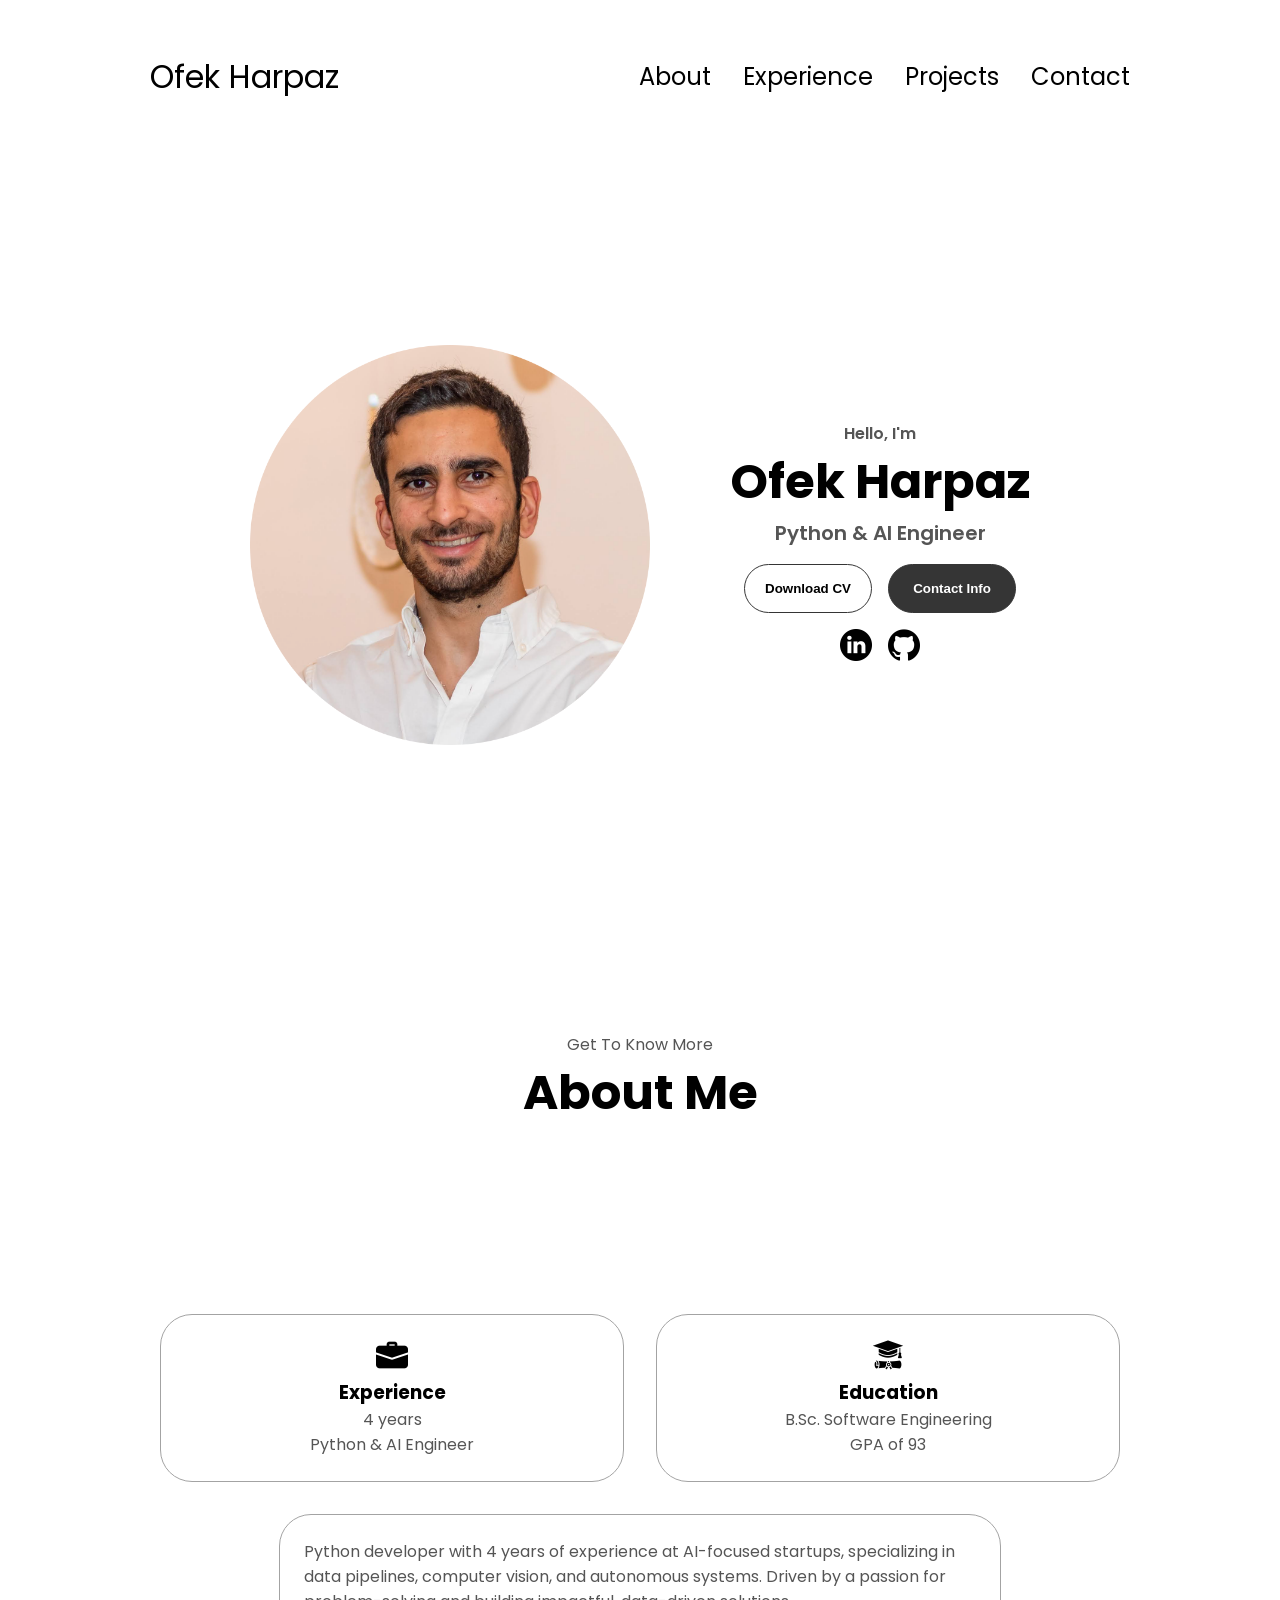
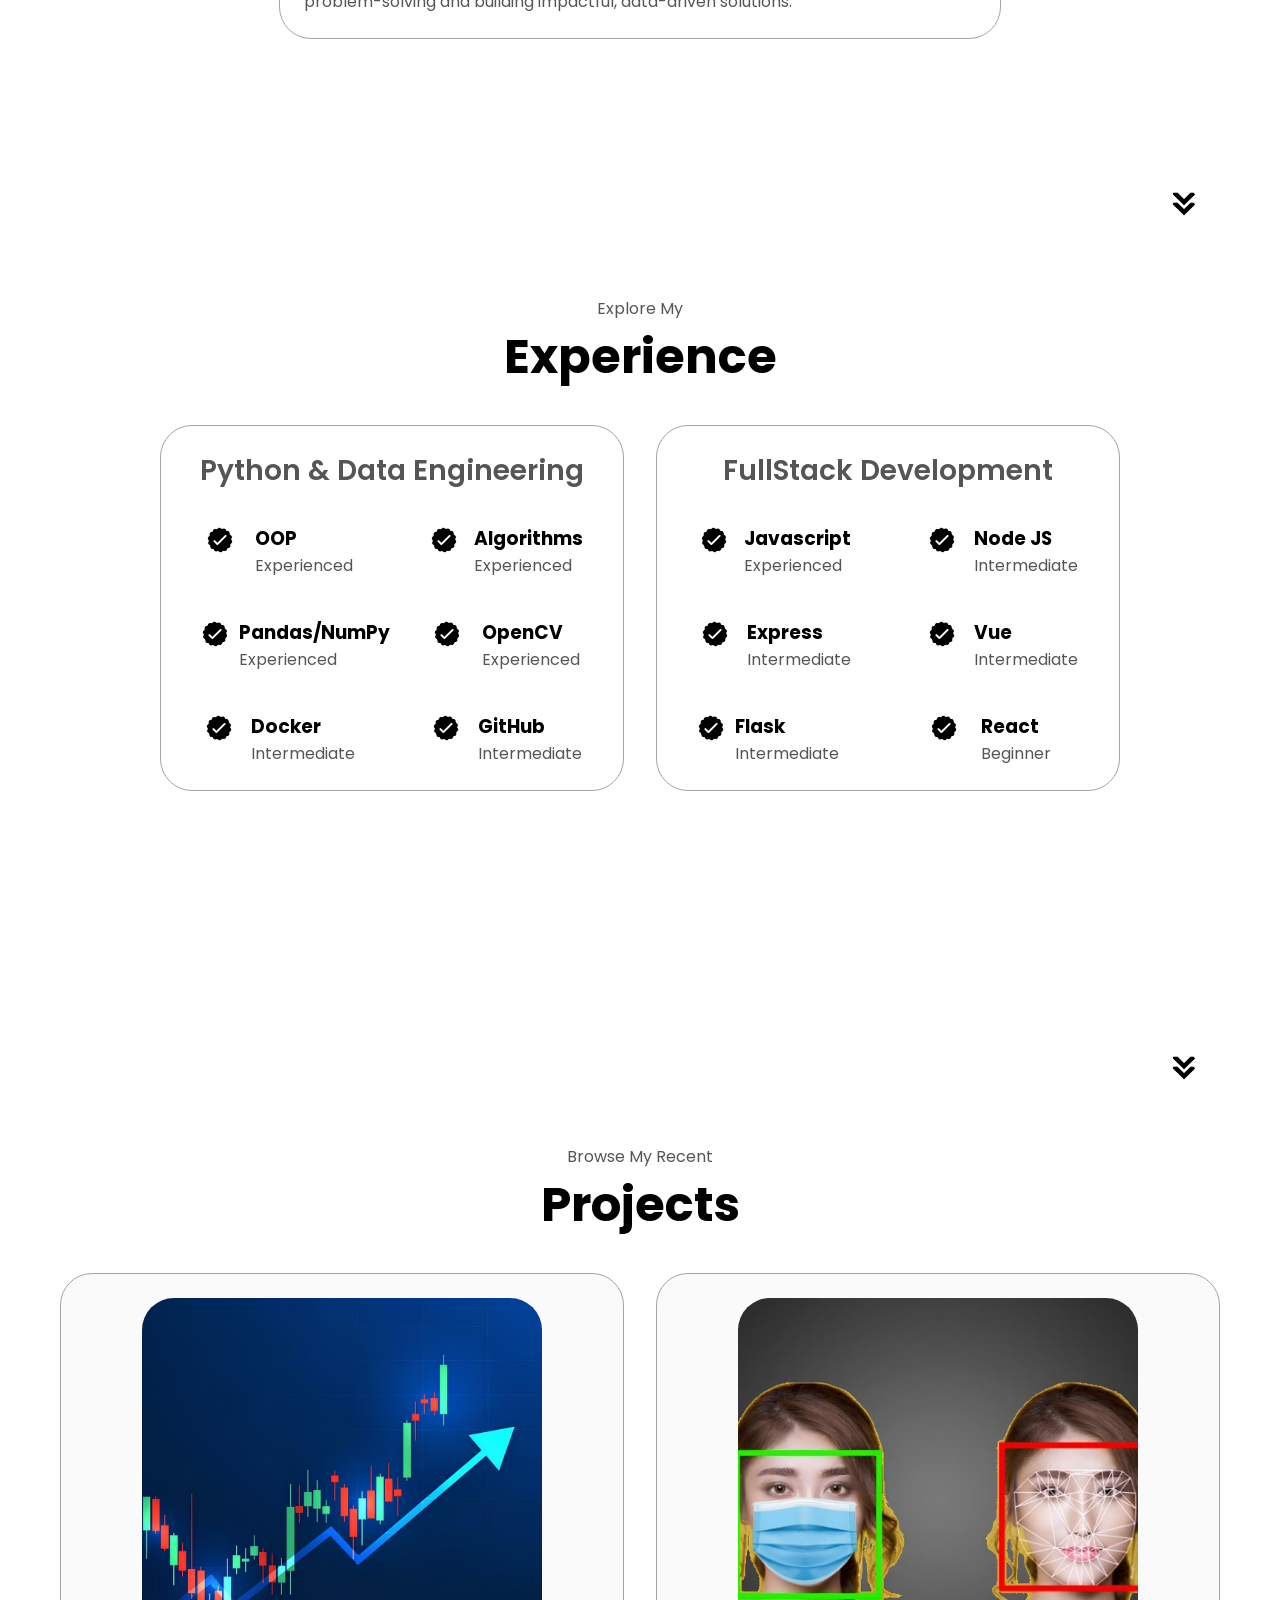
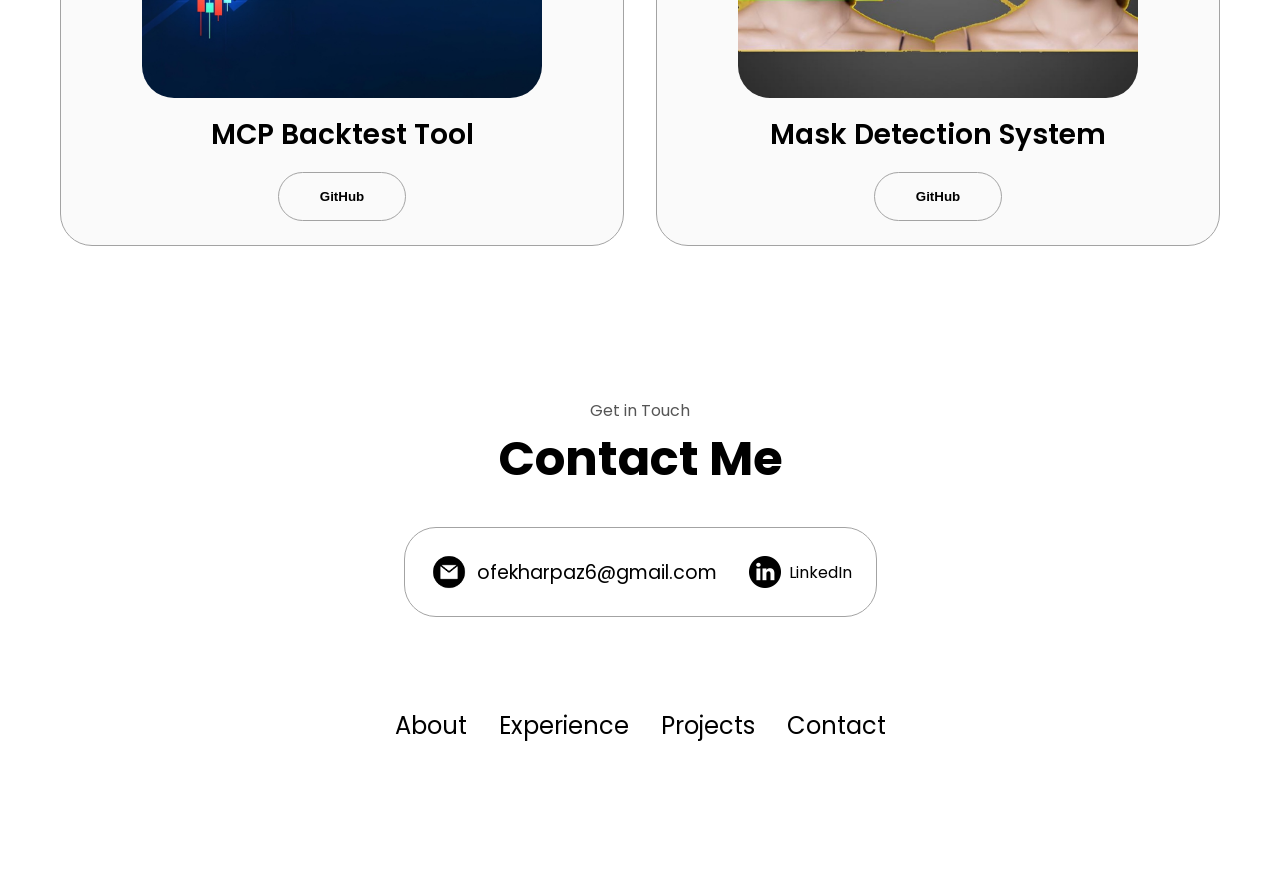
<file: index.html>
<!DOCTYPE html>
<html lang="en">
  <head>
    <meta charset="UTF-8" />
    <meta http-equiv="X-UA-Compatible" content="IE=edge" />
    <meta name="viewport" content="width=device-width, initial-scale=1.0" />
    <title>Ofek Harpaz</title>
    <link rel="stylesheet" href="style.css" />
    <link rel="stylesheet" href="mediaqueries.css" />
  </head>
  <body>
    <div class="wrap">
      <!-- SVG template elements -->
      <div id="svg-container">
        <img class="svg" src="/assets/python.png" alt="Python Logo">
        <img class="svg" src="/assets/node.png" alt="NodeJS Logo">
        <img class="svg" src="/assets/vue.png" alt="Vue Logo">
        <img class="svg" src="/assets/html5.png" alt="HTML Logo">
        <img class="svg" src="/assets/css3.png" alt="CSS Logo">
        <img class="svg" src="/assets/react.png" alt="CSS Logo">
      </div>
    </div>

    <nav id="desktop-nav">
      <div class="logo">Ofek Harpaz</div>
      <div>
        <ul class="nav-links">
          <li><a href="#about">About</a></li>
          <li><a href="#experience">Experience</a></li>
          <li><a href="#projects">Projects</a></li>
          <li><a href="#contact">Contact</a></li>
        </ul>
      </div>
    </nav>
    <nav id="hamburger-nav">
      <div class="logo">Ofek Harpaz</div>
      <div class="hamburger-menu">
        <div class="hamburger-icon" onclick="toggleMenu()">
          <span></span>
          <span></span>
          <span></span>
        </div>
        <div class="menu-links">
          <li><a href="#about" onclick="toggleMenu()">About</a></li>
          <li><a href="#experience" onclick="toggleMenu()">Experience</a></li>
          <li><a href="#projects" onclick="toggleMenu()">Projects</a></li>
          <li><a href="#contact" onclick="toggleMenu()">Contact</a></li>
        </div>
      </div>
    </nav>


    <section id="profile">
      <div class="section__pic-container">
        <img src="./assets/profile-pic.png" alt="Ofek Harpaz profile picture" />
      </div>
      <div class="section__text">
        <p class="section__text__p1">Hello, I'm</p>
        <h1 class="title">Ofek Harpaz</h1>
        <p class="section__text__p2">Python & AI Engineer</p>
        <div class="btn-container">
          <button
            class="btn btn-color-2"
            onclick="window.open('./assets/CV - Ofek Harpaz.pdf')"
          >
            Download CV
          </button>
          <button class="btn btn-color-1" onclick="location.href='./#contact'">
            Contact Info
          </button>
        </div>
        <div id="socials-container">
          <a href="https://www.linkedin.com/in/ofek-harpaz-185881184/" target="_blank">
            <img
              src="./assets/linkedin.png"
              alt="My LinkedIn profile"
              class="icon"
            />
          </a>
          <a href="https://github.com/ofekharpaz" target="_blank">
            <img
              src="./assets/github.png"
              alt="My GitHub profile"
              class="icon"
            />
          </a>
        </div>
      </div>
    </section>
    <section id="about">
      <p class="section__text__p1">Get To Know More</p>
      <h1 class="title">About Me</h1>
      <div class="section-container">
        <div class="about-details-container">
          <div class="about-containers">
            <div class="details-container">
              <img
                src="./assets/experience.png"
                alt="Experience icon"
                class="icon"
              />
              <h3>Experience</h3>
              <p>4 years <br />Python & AI Engineer</p>
            </div>
            <div class="details-container">
              <img
                src="./assets/education.png"
                alt="Education icon"
                class="icon"
              />
              <h3>Education</h3>
              <p>B.Sc. Software Engineering<br />GPA of 93</p>
            </div>
          </div>
          <div class="text-container-about">
            <p>
              Python developer with 4 years of experience at AI-focused startups, specializing in data pipelines, computer vision, and autonomous systems. Driven by a passion for problem-solving and building impactful, data-driven solutions.
            </p>
          </div>
        </div>
      </div>
      <img
        src="./assets/arrow.png"
        alt="Arrow icon"
        class="icon arrow"
        onclick="location.href='./#experience'"
      />
    </section>
    <section id="experience">
      <p class="section__text__p1">Explore My</p>
      <h1 class="title">Experience</h1>
      <div class="experience-details-container">
        <div class="about-containers">
          <div class="details-container">
            <h2 class="experience-sub-title">Python & Data Engineering</h2>
            <div class="article-container">
              <article>
                <img
                  src="./assets/checkmark.png"
                  alt="Experience icon"
                  class="icon"
                />
                <div>
                  <h3>OOP</h3>
                  <p>Experienced</p>
                </div>
              </article>
              <article>
                <img
                  src="./assets/checkmark.png"
                  alt="Experience icon"
                  class="icon"
                />
                <div>
                  <h3>Algorithms</h3>
                  <p>Experienced</p>
                </div>
              </article>
              <article>
                <img
                  src="./assets/checkmark.png"
                  alt="Experience icon"
                  class="icon"
                />
                <div>
                  <h3>Pandas/NumPy</h3>
                  <p>Experienced</p>
                </div>
              </article>
              <article>
                <img
                  src="./assets/checkmark.png"
                  alt="Experience icon"
                  class="icon"
                />
                <div>
                  <h3>OpenCV</h3>
                  <p>Experienced</p>
                </div>
              </article>
              <article>
                <img
                  src="./assets/checkmark.png"
                  alt="Experience icon"
                  class="icon"
                />
                <div>
                  <h3>Docker</h3>
                  <p>Intermediate</p>
                </div>
              </article>
              <article>
                <img
                  src="./assets/checkmark.png"
                  alt="Experience icon"
                  class="icon"
                />
                <div>
                  <h3>GitHub</h3>
                  <p>Intermediate</p>
                </div>
              </article>
            </div>
          </div>
          <div class="details-container">
            <h2 class="experience-sub-title">FullStack Development</h2>
            <div class="article-container">
              <article>
                <img
                  src="./assets/checkmark.png"
                  alt="Experience icon"
                  class="icon"
                />
                <div>
                  <h3>Javascript</h3>
                  <p>Experienced</p>
                </div>
              </article>
              <article>
                <img
                  src="./assets/checkmark.png"
                  alt="Experience icon"
                  class="icon"
                />
                <div>
                  <h3>Node JS</h3>
                  <p>Intermediate</p>
                </div>
              </article>
              <article>
                <img
                  src="./assets/checkmark.png"
                  alt="Experience icon"
                  class="icon"
                />
                <div>
                  <h3>Express</h3>
                  <p>Intermediate</p>
                </div>
              </article>
              <article>
                <img
                  src="./assets/checkmark.png"
                  alt="Experience icon"
                  class="icon"
                />
                <div>
                  <h3>Vue</h3>
                  <p>Intermediate</p>
                </div>
              </article>
              <article>
                <img
                  src="./assets/checkmark.png"
                  alt="Experience icon"
                  class="icon"
                />
                <div>
                  <h3>Flask</h3>
                  <p>Intermediate&nbsp&nbsp&nbsp&nbsp&nbsp&nbsp</p>
                </div>
              </article>
              <article>
                <img
                  src="./assets/checkmark.png"
                  alt="Experience icon"
                  class="icon"
                />
                <div>
                  <h3>React</h3>
                  <p>Beginner&nbsp&nbsp&nbsp&nbsp&nbsp&nbsp</p>
                </div>
              </article>
            </div>
          </div>
        </div>
      </div>
      <img
        src="./assets/arrow.png"
        alt="Arrow icon"
        class="icon arrow"
        onclick="location.href='./#projects'"
      />
    </section>
    <section id="projects">
      <p class="section__text__p1">Browse My Recent</p>
      <h1 class="title">Projects</h1>
      <div class="experience-details-container">
        <div class="about-containers">
          <div class="details-container color-container">
            <div class="article-container">
              <img
                src="./assets/project-1.jpg"
                alt="Project 1"
                class="project-img"
              />
            </div>
            <h2 class="experience-sub-title project-title">MCP Backtest Tool</h2>
            <div class="btn-container">
              <button
                class="btn btn-color-2 project-btn" onclick="window.open('https://github.com/ofekharpaz/MCP-backtesting-tool', '_blank')"
              >
                GitHub
              </button>
            </div>
          </div>
          <div class="details-container color-container">
            <div class="article-container">
              <img
                src="./assets/project-2.jpg"
                alt="Project 2"
                class="project-img"
              />
            </div>
            <h2 class="experience-sub-title project-title">Mask Detection System</h2>
            <div class="btn-container">
              <button
                class="btn btn-color-2 project-btn" onclick="window.open('https://github.com/ofekharpaz/MaskDetection/tree/main', '_blank')"
              >
                GitHub
              </button>
            </div>
          </div>
        </div>
      </div>
      <img
        src="./assets/arrow.png"
        alt="Arrow icon"
        class="icon arrow"
        onclick="location.href='./#contact'"
      />
    </section>
    <section id="contact">
      <p class="section__text__p1">Get in Touch</p>
      <h1 class="title">Contact Me</h1>
      <div class="contact-info-upper-container">
        <div class="contact-info-container">
          <img
            src="./assets/email.png"
            alt="Email icon"
            class="icon contact-icon email-icon"
          />
          <p><a href="mailto:examplemail@gmail.com">ofekharpaz6@gmail.com</a></p>
        </div>
        <div class="contact-info-container">
          <img
            src="./assets/linkedin.png"
            alt="LinkedIn icon"
            class="icon contact-icon"
          />
          <a href="https://www.linkedin.com/in/ofek-harpaz-185881184/" target="_blank">LinkedIn</a>
        </div>
      </div>
    </section>
    <footer>
      <nav>
        <div class="nav-links-container">
          <ul class="nav-links">
            <li><a href="#about">About</a></li>
            <li><a href="#experience">Experience</a></li>
            <li><a href="#projects">Projects</a></li>
            <li><a href="#contact">Contact</a></li>
          </ul>
        </div>
      </nav>
    </footer>
    <script src="script.js"></script>
  </body>
</html>
</file>
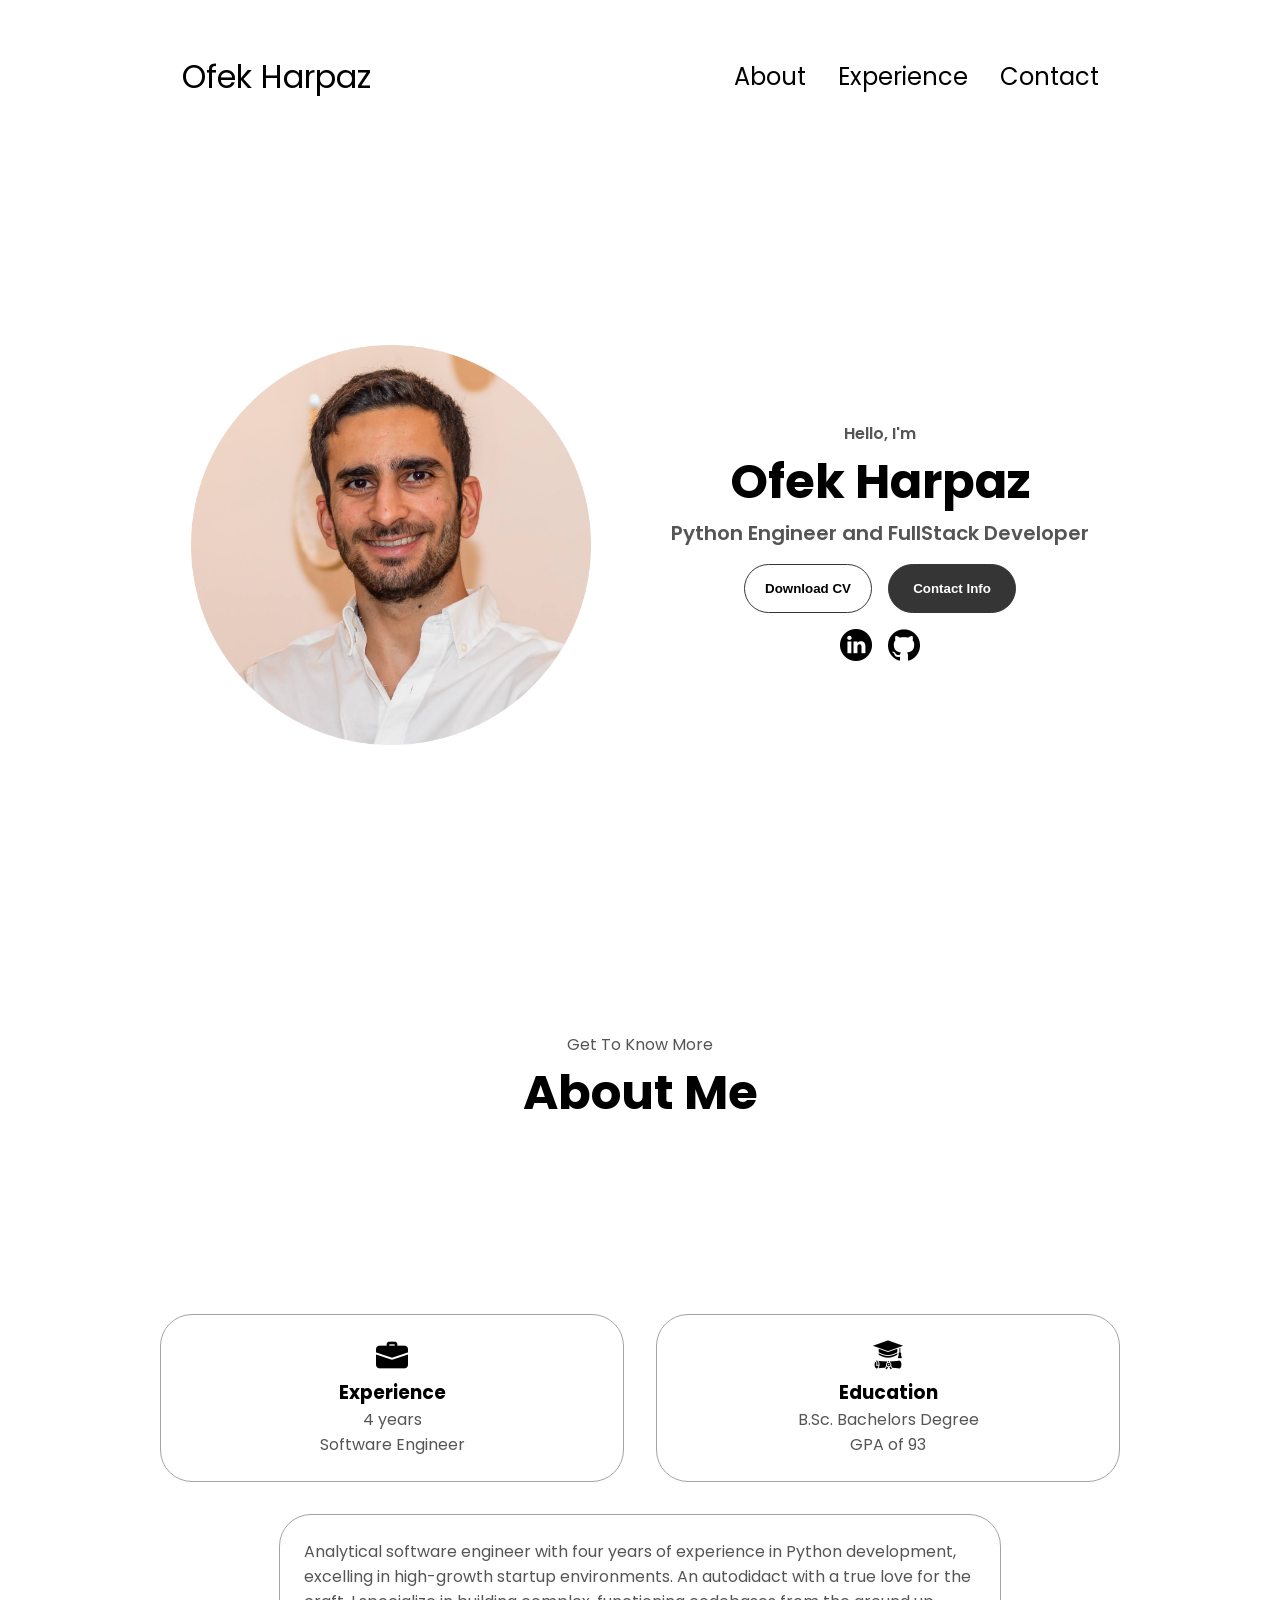
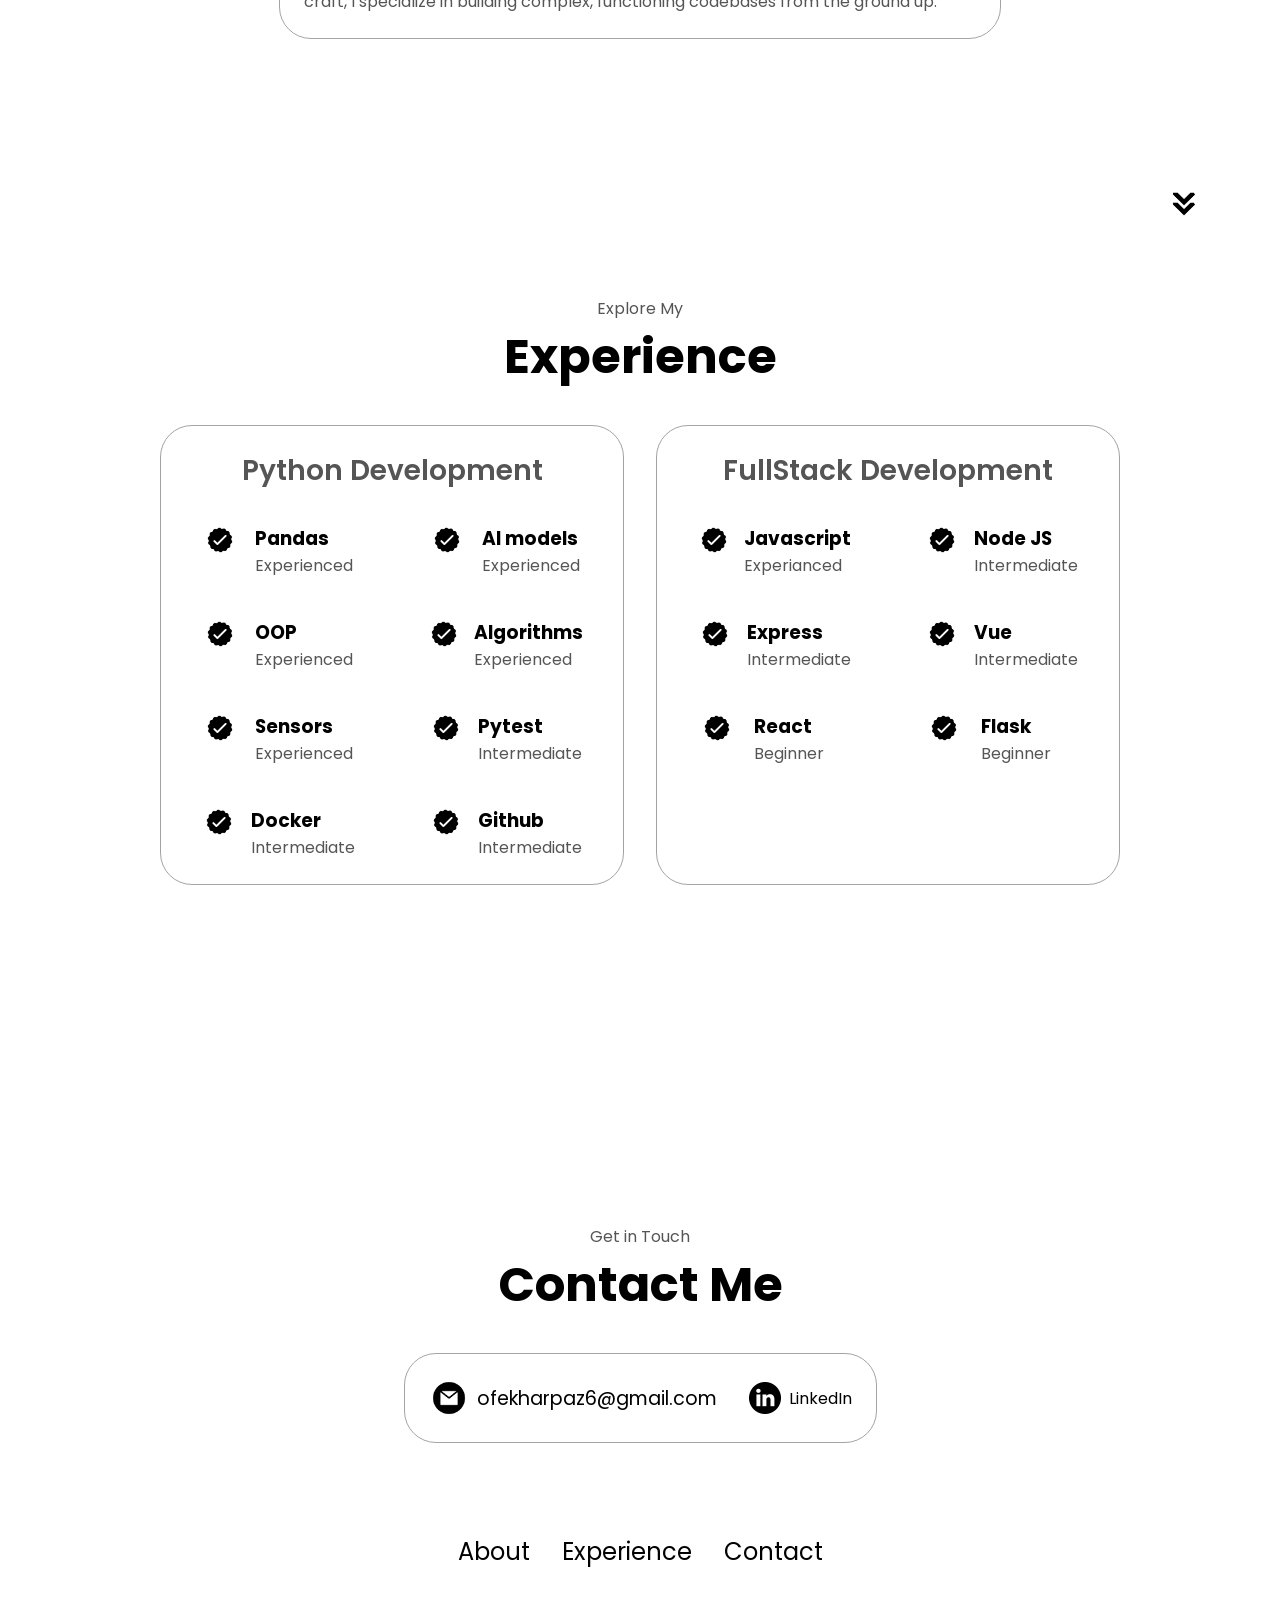
<file: index_without_projects.html>
<!DOCTYPE html>
<html lang="en">
  <head>
    <meta charset="UTF-8" />
    <meta http-equiv="X-UA-Compatible" content="IE=edge" />
    <meta name="viewport" content="width=device-width, initial-scale=1.0" />
    <title>Ofek Harpaz</title>
    <link rel="stylesheet" href="style.css" />
    <link rel="stylesheet" href="mediaqueries.css" />
  </head>
  <body>
    <div class="wrap">
      <!-- SVG template elements -->
      <div id="svg-container">
        <img class="svg" src="/assets/python.png" alt="Python Logo">
        <img class="svg" src="/assets/node.png" alt="NodeJS Logo">
        <img class="svg" src="/assets/vue.png" alt="Vue Logo">
        <img class="svg" src="/assets/html5.png" alt="HTML Logo">
        <img class="svg" src="/assets/css3.png" alt="CSS Logo">
        <img class="svg" src="/assets/react.png" alt="CSS Logo">
      </div>
    </div>

    <nav id="desktop-nav">
      <div class="logo">Ofek Harpaz</div>
      <div>
        <ul class="nav-links">
          <li><a href="#about">About</a></li>
          <li><a href="#experience">Experience</a></li>
          <li><a href="#contact">Contact</a></li>
        </ul>
      </div>
    </nav>
    <nav id="hamburger-nav">
      <div class="logo">Ofek Harpaz</div>
      <div class="hamburger-menu">
        <div class="hamburger-icon" onclick="toggleMenu()">
          <span></span>
          <span></span>
          <span></span>
        </div>
        <div class="menu-links">
          <li><a href="#about" onclick="toggleMenu()">About</a></li>
          <li><a href="#experience" onclick="toggleMenu()">Experience</a></li>
          <li><a href="#contact" onclick="toggleMenu()">Contact</a></li>
        </div>
      </div>
    </nav>


    <section id="profile">
      <div class="section__pic-container">
        <img src="./assets/profile-pic.png" alt="Ofek Harpaz profile picture" />
      </div>
      <div class="section__text">
        <p class="section__text__p1">Hello, I'm</p>
        <h1 class="title">Ofek Harpaz</h1>
        <p class="section__text__p2">Python Engineer and FullStack Developer</p>
        <div class="btn-container">
          <button
            class="btn btn-color-2"
            onclick="window.open('./assets/CV - Ofek Harpaz.pdf')"
          >
            Download CV
          </button>
          <button class="btn btn-color-1" onclick="location.href='./#contact'">
            Contact Info
          </button>
        </div>
        <div id="socials-container">
          <a href="https://www.linkedin.com/in/ofek-harpaz-185881184/" target="_blank">
            <img
              src="./assets/linkedin.png"
              alt="My LinkedIn profile"
              class="icon"
            />
          </a>
          <a href="https://github.com/ofekharpaz" target="_blank">
            <img
              src="./assets/github.png"
              alt="My Github profile"
              class="icon"
            />
          </a>
        </div>
      </div>
    </section>
    <section id="about">
      <p class="section__text__p1">Get To Know More</p>
      <h1 class="title">About Me</h1>
      <div class="section-container">
        <div class="about-details-container">
          <div class="about-containers">
            <div class="details-container">
              <img
                src="./assets/experience.png"
                alt="Experience icon"
                class="icon"
              />
              <h3>Experience</h3>
              <p>4 years <br />Software Engineer</p>
            </div>
            <div class="details-container">
              <img
                src="./assets/education.png"
                alt="Education icon"
                class="icon"
              />
              <h3>Education</h3>
              <p>B.Sc. Bachelors Degree<br />GPA of 93</p>
            </div>
          </div>
          <div class="text-container-about">
            <p>
              Analytical software engineer with four years of experience in Python development, excelling in high-growth                  startup environments. An autodidact with a true love for the craft, I specialize in building complex, functioning codebases from the ground up.
            </p>
          </div>
        </div>
      </div>
      <img
        src="./assets/arrow.png"
        alt="Arrow icon"
        class="icon arrow"
        onclick="location.href='./#experience'"
      />
    </section>
    <section id="experience">
      <p class="section__text__p1">Explore My</p>
      <h1 class="title">Experience</h1>
      <div class="experience-details-container">
        <div class="about-containers">
          <div class="details-container">
            <h2 class="experience-sub-title">Python Development</h2>
            <div class="article-container">
              <article>
                <img
                  src="./assets/checkmark.png"
                  alt="Experience icon"
                  class="icon"
                />
                <div>
                  <h3>Pandas</h3>
                  <p>Experienced</p>
                </div>
              </article>
              <article>
                <img
                  src="./assets/checkmark.png"
                  alt="Experience icon"
                  class="icon"
                />
                <div>
                  <h3>AI models</h3>
                  <p>Experienced</p>
                </div>
              </article>
              <article>
                <img
                  src="./assets/checkmark.png"
                  alt="Experience icon"
                  class="icon"
                />
                <div>
                  <h3>OOP</h3>
                  <p>Experienced</p>
                </div>
              </article>
              <article>
                <img
                  src="./assets/checkmark.png"
                  alt="Experience icon"
                  class="icon"
                />
                <div>
                  <h3>Algorithms</h3>
                  <p>Experienced</p>
                </div>
              </article>
              <article>
                <img
                  src="./assets/checkmark.png"
                  alt="Experience icon"
                  class="icon"
                />
                <div>
                  <h3>Sensors</h3>
                  <p>Experienced</p>
                </div>
              </article>
              <article>
                <img
                  src="./assets/checkmark.png"
                  alt="Experience icon"
                  class="icon"
                />
                <div>
                  <h3>Pytest</h3>
                  <p>Intermediate</p>
                </div>
              </article>
              <article>
                <img
                  src="./assets/checkmark.png"
                  alt="Experience icon"
                  class="icon"
                />
                <div>
                  <h3>Docker</h3>
                  <p>Intermediate</p>
                </div>
              </article>
              <article>
                <img
                  src="./assets/checkmark.png"
                  alt="Experience icon"
                  class="icon"
                />
                <div>
                  <h3>Github</h3>
                  <p>Intermediate</p>
                </div>
              </article>
            </div>
          </div>
          <div class="details-container">
            <h2 class="experience-sub-title">FullStack Development</h2>
            <div class="article-container">
              <article>
                <img
                  src="./assets/checkmark.png"
                  alt="Experience icon"
                  class="icon"
                />
                <div>
                  <h3>Javascript</h3>
                  <p>Experianced</p>
                </div>
              </article>
              <article>
                <img
                  src="./assets/checkmark.png"
                  alt="Experience icon"
                  class="icon"
                />
                <div>
                  <h3>Node JS</h3>
                  <p>Intermediate</p>
                </div>
              </article>
              <article>
                <img
                  src="./assets/checkmark.png"
                  alt="Experience icon"
                  class="icon"
                />
                <div>
                  <h3>Express</h3>
                  <p>Intermediate</p>
                </div>
              </article>
              <article>
                <img
                  src="./assets/checkmark.png"
                  alt="Experience icon"
                  class="icon"
                />
                <div>
                  <h3>Vue</h3>
                  <p>Intermediate</p>
                </div>
              </article>
              <article>
                <img
                  src="./assets/checkmark.png"
                  alt="Experience icon"
                  class="icon"
                />
                <div>
                  <h3>React</h3>
                  <p>Beginner&nbsp&nbsp&nbsp&nbsp&nbsp&nbsp</p>
                </div>
              </article>
              <article>
                <img
                  src="./assets/checkmark.png"
                  alt="Experience icon"
                  class="icon"
                />
                <div>
                  <h3>Flask</h3>
                  <p>Beginner&nbsp&nbsp&nbsp&nbsp&nbsp&nbsp</p>
                </div>
              </article>
            </div>
          </div>
        </div>
      </div>
    </section>
    <section id="contact">
      <p class="section__text__p1">Get in Touch</p>
      <h1 class="title">Contact Me</h1>
      <div class="contact-info-upper-container">
        <div class="contact-info-container">
          <img
            src="./assets/email.png"
            alt="Email icon"
            class="icon contact-icon email-icon"
          />
          <p><a href="mailto:examplemail@gmail.com">ofekharpaz6@gmail.com</a></p>
        </div>
        <div class="contact-info-container">
          <img
            src="./assets/linkedin.png"
            alt="LinkedIn icon"
            class="icon contact-icon"
          />
          <a href="https://www.linkedin.com/in/ofek-harpaz-185881184/" target="_blank">LinkedIn</a>
        </div>
      </div>
    </section>
    <footer>
      <nav>
        <div class="nav-links-container">
          <ul class="nav-links">
            <li><a href="#about">About</a></li>
            <li><a href="#experience">Experience</a></li>
            <li><a href="#contact">Contact</a></li>
          </ul>
        </div>
      </nav>
    </footer>
    <script src="script.js"></script>
  </body>
</html>
</file>
<file: style.css>
/* GENERAL */

@import url("https://fonts.googleapis.com/css2?family=Poppins:wght@300;400;500;600&display=swap");

* {
  margin: 0;
  padding: 0;
}

body {
  font-family: "Poppins", sans-serif;
}

html {
  scroll-behavior: smooth;
}

p {
  color: rgb(85, 85, 85);
}

/* TRANSITION */

a,
.btn {
  transition: all 300ms ease;
}

/* DESKTOP NAV */

nav,
.nav-links {
  display: flex;
}

nav {
  justify-content: space-around;
  align-items: center;
  height: 17vh;
}

.nav-links {
  gap: 2rem;
  list-style: none;
  font-size: 1.5rem;
}

a {
  color: black;
  text-decoration: none;
  text-decoration-color: white;
}

a:hover {
  color: grey;
  text-decoration: underline;
  text-underline-offset: 1rem;
  text-decoration-color: rgb(181, 181, 181);
}

.logo {
  font-size: 2rem;
}

.logo:hover {
  cursor: default;
}

/* HAMBURGER MENU */

#hamburger-nav {
  display: none;
}

.hamburger-menu {
  position: relative;
  display: inline-block;
}

.hamburger-icon {
  display: flex;
  flex-direction: column;
  justify-content: space-between;
  height: 24px;
  width: 30px;
  cursor: pointer;
}

.hamburger-icon span {
  width: 100%;
  height: 2px;
  background-color: black;
  transition: all 0.3 ease-in-out;
}

.menu-links {
  position: absolute;
  top: 100%;
  right: 0;
  background-color: white;
  width: fit-content;
  max-height: 0;
  overflow: hidden;
  transition: all 0.3 ease-in-out;
}

.menu-links a {
  display: block;
  padding: 10px;
  text-align: center;
  font-size: 1.5rem;
  color: black;
  text-decoration: none;
  transition: all 0.3 ease-in-out;
}

.menu-links li {
  list-style: none;
}

.menu-links.open {
  max-height: 300px;
}

.hamburger-icon.open span:first-child {
  transform: rotate(45deg) translate(10px, 5px);
}

.hamburger-icon.open span:nth-child(2) {
  opacity: 0;
}

.hamburger-icon.open span:last-child {
  transform: rotate(-45deg) translate(10px, -5px);
}

.hamburger-icon span:first-child {
  transform: none;
}

.hamburger-icon span:first-child {
  opacity: 1;
}

.hamburger-icon span:first-child {
  transform: none;
}

/* SECTIONS */

section {
  padding-top: 4vh;
  height: 96vh;
  margin: 0 10rem;
  box-sizing: border-box;
  min-height: fit-content;
}

.section-container {
  display: flex;
}

/* PROFILE SECTION */

#profile {
  display: flex;
  justify-content: center;
  gap: 5rem;
  height: 80vh;
}

.section__pic-container {
  display: flex;
  height: 400px;
  width: 400px;
  margin: auto 0;
}

.section__text {
  align-self: center;
  text-align: center;
}

.section__text p {
  font-weight: 600;
}

.section__text__p1 {
  text-align: center;
}

.section__text__p2 {
  font-size: 1.25rem;
  margin-bottom: 1rem;
}

.title {
  font-size: 3rem;
  text-align: center;
}

#socials-container {
  display: flex;
  justify-content: center;
  margin-top: 1rem;
  gap: 1rem;
}

/* ICONS */

.icon {
  cursor: pointer;
  height: 2rem;
}

/* BUTTONS */

.btn-container {
  display: flex;
  justify-content: center;
  gap: 1rem;
}

.btn {
  font-weight: 600;
  transition: all 300ms ease;
  padding: 1rem;
  width: 8rem;
  border-radius: 2rem;
}

.btn-color-1,
.btn-color-2 {
  border: rgb(53, 53, 53) 0.1rem solid;
}

.btn-color-1:hover,
.btn-color-2:hover {
  cursor: pointer;
}

.btn-color-1,
.btn-color-2:hover {
  background: rgb(53, 53, 53);
  color: white;
}

.btn-color-1:hover {
  background: rgb(0, 0, 0);
}

.btn-color-2 {
  background: none;
}

.btn-color-2:hover {
  border: rgb(255, 255, 255) 0.1rem solid;
}

.btn-container {
  gap: 1rem;
}

/* ABOUT SECTION */

#about {
  position: relative;
}

.about-containers {
  gap: 2rem;
  margin-bottom: 2rem;
  margin-top: 2rem;
}

.about-details-container {
  justify-content: center;
  flex-direction: column;
}

.about-containers,
.about-details-container {
  display: flex;
}

.about-pic {
  border-radius: 2rem;
}

.arrow {
  position: absolute;
  right: -5rem;
  bottom: 2.5rem;
}

.details-container {
  padding: 1.5rem;
  flex: 1;
  background: white;
  border-radius: 2rem;
  border: rgb(53, 53, 53) 0.1rem solid;
  border-color: rgb(163, 163, 163);
  text-align: center;
}

.section-container {
  gap: 4rem;
  height: 80%;
}

.section__pic-container {
  height: 400px;
  width: 400px;
  margin: auto 0;
}

/* EXPERIENCE SECTION */

#experience {
  position: relative;
}

.experience-sub-title {
  color: rgb(85, 85, 85);
  font-weight: 600;
  font-size: 1.75rem;
  margin-bottom: 2rem;
}

.experience-details-container {
  display: flex;
  justify-content: center;
  flex-direction: column;
}

.article-container {
  display: flex;
  text-align: initial;
  flex-wrap: wrap;
  flex-direction: row;
  gap: 2.5rem;
  justify-content: space-around;
}

article {
  display: flex;
  width: 10rem;
  justify-content: space-around;
  gap: 0.5rem;
}

article .icon {
  cursor: default;
}

/* PROJECTS SECTION */

#projects {
  position: relative;
  max-width: 1200px;
  padding: 20px;
  margin: 0 auto;
}

.color-container {
  border-color: rgb(163, 163, 163);
  background: rgb(250, 250, 250);
}

.project-img {
  border-radius: 2rem;
  width: 90%;
  height: auto;
  max-width: 400px;
}

.project-title {
  margin: 1rem;
  color: black;
}

.project-btn {
  color: black;
  border-color: rgb(163, 163, 163);
}

/* CONTACT */

#contact {
  position: relative;
  margin-top: 4rem;
  display: flex;
  justify-content: center;
  flex-direction: column;
  height: 70vh;
}

.contact-info-upper-container {
  display: flex;
  justify-content: center;
  border-radius: 2rem;
  border: rgb(53, 53, 53) 0.1rem solid;
  border-color: rgb(163, 163, 163);
  background: (250, 250, 250);
  margin: 2rem auto;
  padding: 0.5rem;
}

.contact-info-container {
  display: flex;
  align-items: center;
  justify-content: center;
  gap: 0.5rem;
  margin: 1rem;
}

.contact-info-container p {
  font-size: larger;
}

.contact-icon {
  cursor: default;
}

.email-icon {
  height: 2.5rem;
}

/* FOOTER SECTION */

footer {
  height: 26vh;
  margin: 0 1rem;
}

footer p {
  text-align: center;
}

.p{
  overflow: hidden;
  position: absolute;
  z-index: 2;
}

.text-container-about{
  display: flex;
  width: 70%;
  margin: 0 auto; /* Center horizontally */
  background: white;
  border-radius: 2rem;
  border: rgb(53, 53, 53) 0.1rem solid;
  border-color: rgb(163, 163, 163);
  padding: 1.5rem;
} 



.wrap {
  position: fixed; /* Position SVGs relative to viewport */
  top: 0;
  left: 0;
  width: 100%; /* Cover entire viewport */
  height: 100%; /* Cover entire viewport */
  pointer-events: none; /* Allow clicks to fall through to elements behind */
  z-index: -200; /* Place behind content */
}
#svg-container {
  position: relative; /* Position the SVG container relative to .wrap */
  width: 100%;
  height: 100%;
}
.svg {
  position: absolute;
  stroke: #7ceaa4;
  bottom: -20vh;
  opacity: 0.3;
  overflow:hidden;
  visibility: hidden;
  z-index: -150; /* Place behind content */
}

@keyframes float {
  from {
    transform: translateY(0vh) scale(0.5) rotate(0deg);
  }
  to {
    transform: translateY(-200vh) scale(1.5) rotate(360deg);
  }
}
</file>
<file: mediaqueries.css>
@media screen and (max-width: 1400px) {
  #profile {
    height: 83vh;
    margin-bottom: 6rem;
  }
  .about-containers {
    flex-wrap: wrap;
  }
  #contact,
  #projects {
    height: fit-content;
  }
}

@media screen and (max-width: 1200px) {
  #desktop-nav {
    display: none;
  }
  #hamburger-nav {
    display: flex;
  }
  #experience,
  .experience-details-container {
    margin-top: 2rem;
  }
  #profile,
  .section-container {
    display: block;
  }
  .arrow {
    display: none;
  }
  section,
  .section-container {
    height: fit-content;
  }
  section {
    margin: 0 5%;
  }
  .section__pic-container {
    width: 275px;
    height: 275px;
    margin: 0 auto 2rem;
  }
  .about-containers {
    margin-top: 0;
  }
}

@media screen and (max-width: 600px) {
  #contact,
  footer {
    height: 40vh;
  }
  #profile {
    height: 83vh;
    margin-bottom: 0;
  }
  article {
    font-size: 1rem;
  }
  footer nav {
    height: fit-content;
    margin-bottom: 2rem;
  }
  .about-containers,
  .contact-info-upper-container,
  .btn-container {
    flex-wrap: wrap;
  }
  .contact-info-container {
    margin: 0;
  }
  .contact-info-container p,
  .nav-links li a {
    font-size: 1rem;
  }
  .experience-sub-title {
    font-size: 1.25rem;
  }
  .logo {
    font-size: 1.5rem;
  }
  .nav-links {
    flex-direction: column;
    gap: 0.5rem;
    text-align: center;
  }
  .section__pic-container {
    width: auto;
    height: 46vw;
    justify-content: center;
  }
  .section__text__p2 {
    font-size: 1.25rem;
  }
  .title {
    font-size: 2rem;
  }
  .text-container {
    text-align: justify;
  }
}
</file>
